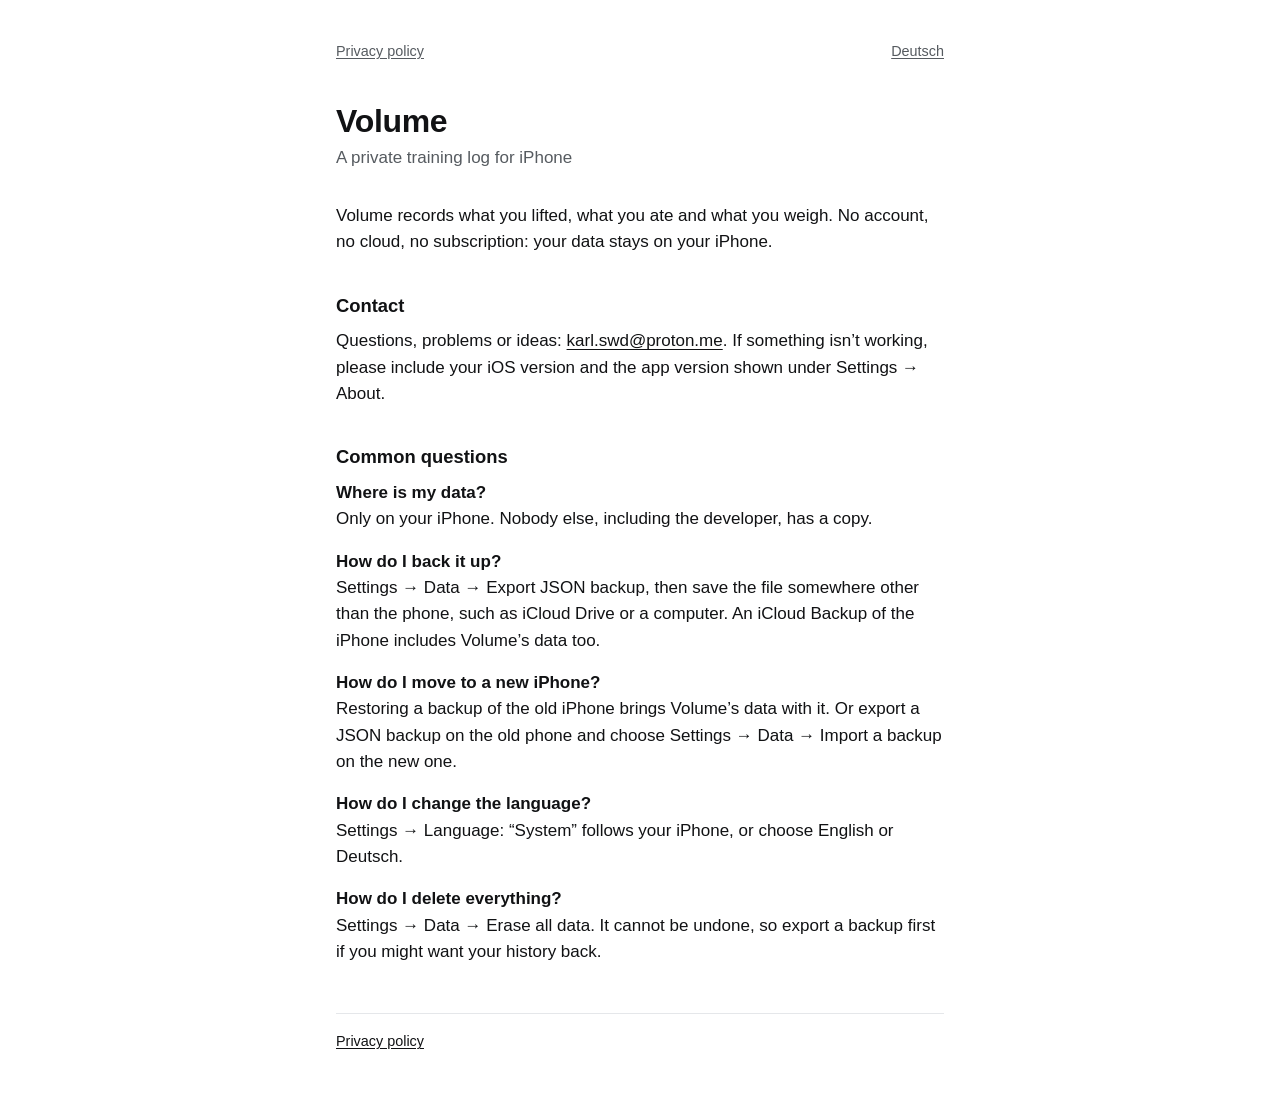
<file: index.html>
<!doctype html>
<html lang="en">
<head>
  <meta charset="utf-8">
  <meta name="viewport" content="width=device-width, initial-scale=1">
  <title>Volume – Support</title>
  <meta name="description" content="Volume is a private training log for iPhone. Support and contact.">
  <link rel="stylesheet" href="style.css">
  <link rel="alternate" hreflang="de" href="de/">
</head>
<body>
<main>
  <nav><a href="privacy/">Privacy policy</a><a href="de/" lang="de">Deutsch</a></nav>

  <h1>Volume</h1>
  <p class="meta">A private training log for iPhone</p>

  <p>Volume records what you lifted, what you ate and what you weigh. No account, no cloud, no
  subscription: your data stays on your iPhone.</p>

  <h2>Contact</h2>
  <p>Questions, problems or ideas: <a href="mailto:karl.swd@proton.me">karl.swd@proton.me</a>.
  If something isn’t working, please include your iOS version and the app version shown under
  Settings → About.</p>

  <h2>Common questions</h2>

  <p><strong>Where is my data?</strong><br>
  Only on your iPhone. Nobody else, including the developer, has a copy.</p>

  <p><strong>How do I back it up?</strong><br>
  Settings → Data → Export JSON backup, then save the file somewhere other than the phone, such as
  iCloud Drive or a computer. An iCloud Backup of the iPhone includes Volume’s data too.</p>

  <p><strong>How do I move to a new iPhone?</strong><br>
  Restoring a backup of the old iPhone brings Volume’s data with it. Or export a JSON backup on the old
  phone and choose Settings → Data → Import a backup on the new one.</p>

  <p><strong>How do I change the language?</strong><br>
  Settings → Language: “System” follows your iPhone, or choose English or Deutsch.</p>

  <p><strong>How do I delete everything?</strong><br>
  Settings → Data → Erase all data. It cannot be undone, so export a backup first if you might want
  your history back.</p>

  <footer><a href="privacy/">Privacy policy</a></footer>
</main>
</body>
</html>
</file>
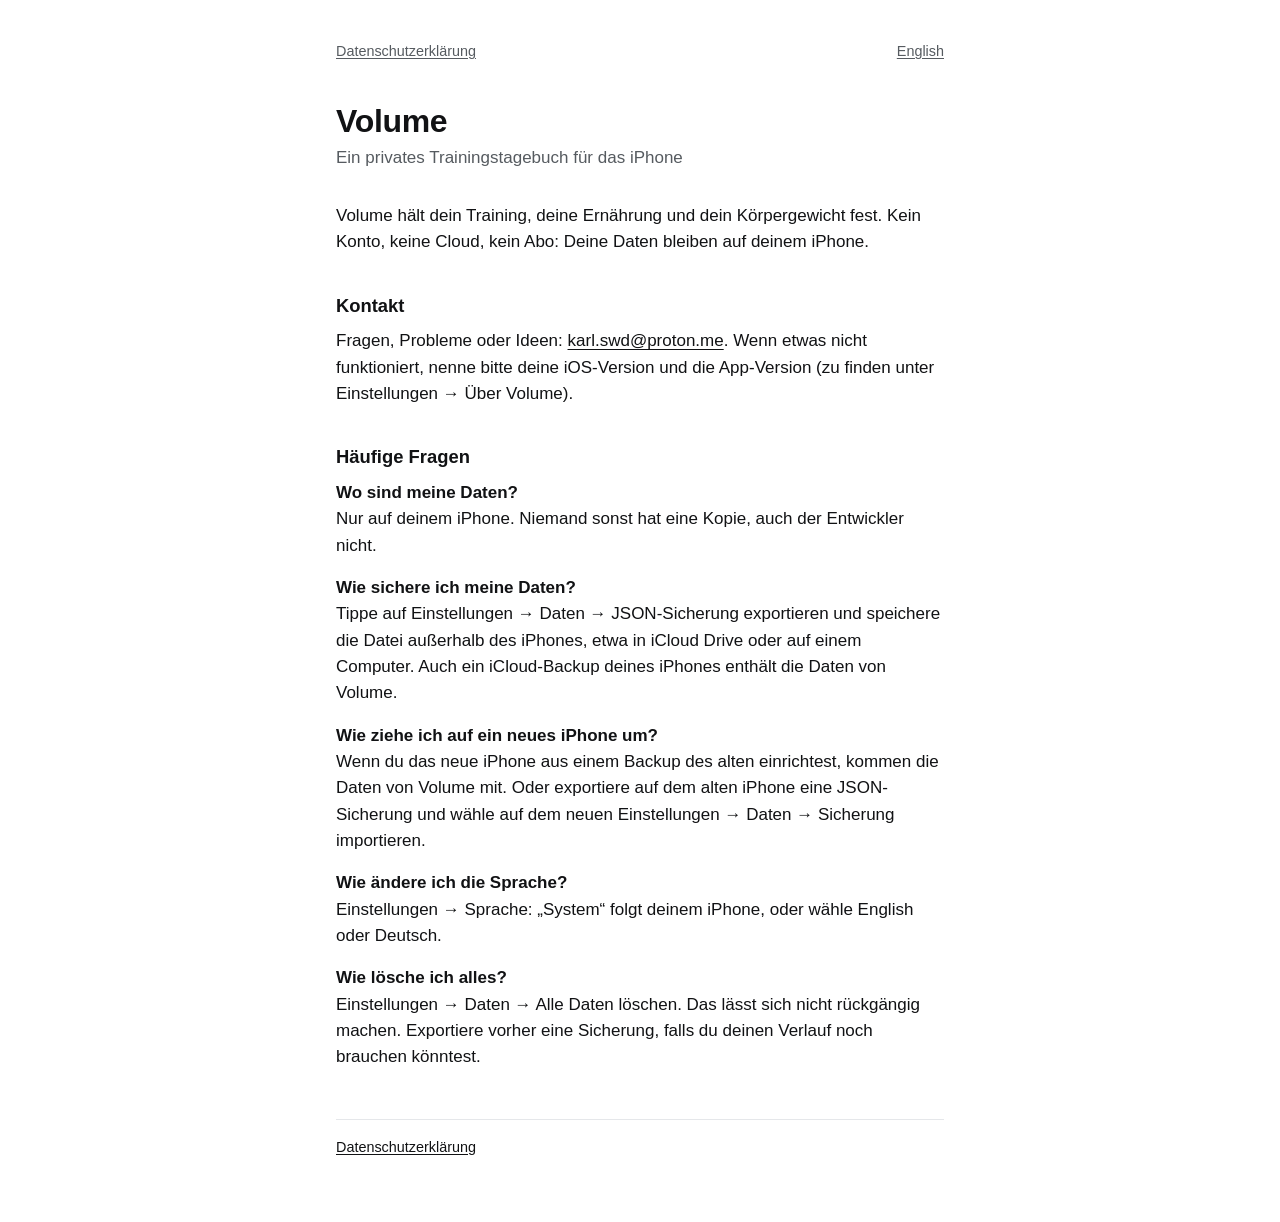
<file: de/index.html>
<!doctype html>
<html lang="de">
<head>
  <meta charset="utf-8">
  <meta name="viewport" content="width=device-width, initial-scale=1">
  <title>Volume – Support</title>
  <meta name="description" content="Volume ist ein privates Trainingstagebuch für das iPhone. Support und Kontakt.">
  <link rel="stylesheet" href="../style.css">
  <link rel="alternate" hreflang="en" href="../">
</head>
<body>
<main>
  <nav><a href="datenschutz/">Datenschutzerklärung</a><a href="../" lang="en">English</a></nav>

  <h1>Volume</h1>
  <p class="meta">Ein privates Trainingstagebuch für das iPhone</p>

  <p>Volume hält dein Training, deine Ernährung und dein Körpergewicht fest. Kein Konto, keine Cloud,
  kein Abo: Deine Daten bleiben auf deinem iPhone.</p>

  <h2>Kontakt</h2>
  <p>Fragen, Probleme oder Ideen: <a href="mailto:karl.swd@proton.me">karl.swd@proton.me</a>.
  Wenn etwas nicht funktioniert, nenne bitte deine iOS-Version und die App-Version (zu finden
  unter Einstellungen → Über Volume).</p>

  <h2>Häufige Fragen</h2>

  <p><strong>Wo sind meine Daten?</strong><br>
  Nur auf deinem iPhone. Niemand sonst hat eine Kopie, auch der Entwickler nicht.</p>

  <p><strong>Wie sichere ich meine Daten?</strong><br>
  Tippe auf Einstellungen → Daten → JSON-Sicherung exportieren und speichere die Datei außerhalb des
  iPhones, etwa in iCloud Drive oder auf einem Computer. Auch ein iCloud-Backup deines iPhones enthält
  die Daten von Volume.</p>

  <p><strong>Wie ziehe ich auf ein neues iPhone um?</strong><br>
  Wenn du das neue iPhone aus einem Backup des alten einrichtest, kommen die Daten von Volume mit.
  Oder exportiere auf dem alten iPhone eine JSON-Sicherung und wähle auf dem neuen Einstellungen →
  Daten → Sicherung importieren.</p>

  <p><strong>Wie ändere ich die Sprache?</strong><br>
  Einstellungen → Sprache: „System“ folgt deinem iPhone, oder wähle English oder Deutsch.</p>

  <p><strong>Wie lösche ich alles?</strong><br>
  Einstellungen → Daten → Alle Daten löschen. Das lässt sich nicht rückgängig machen. Exportiere vorher
  eine Sicherung, falls du deinen Verlauf noch brauchen könntest.</p>

  <footer><a href="datenschutz/">Datenschutzerklärung</a></footer>
</main>
</body>
</html>
</file>
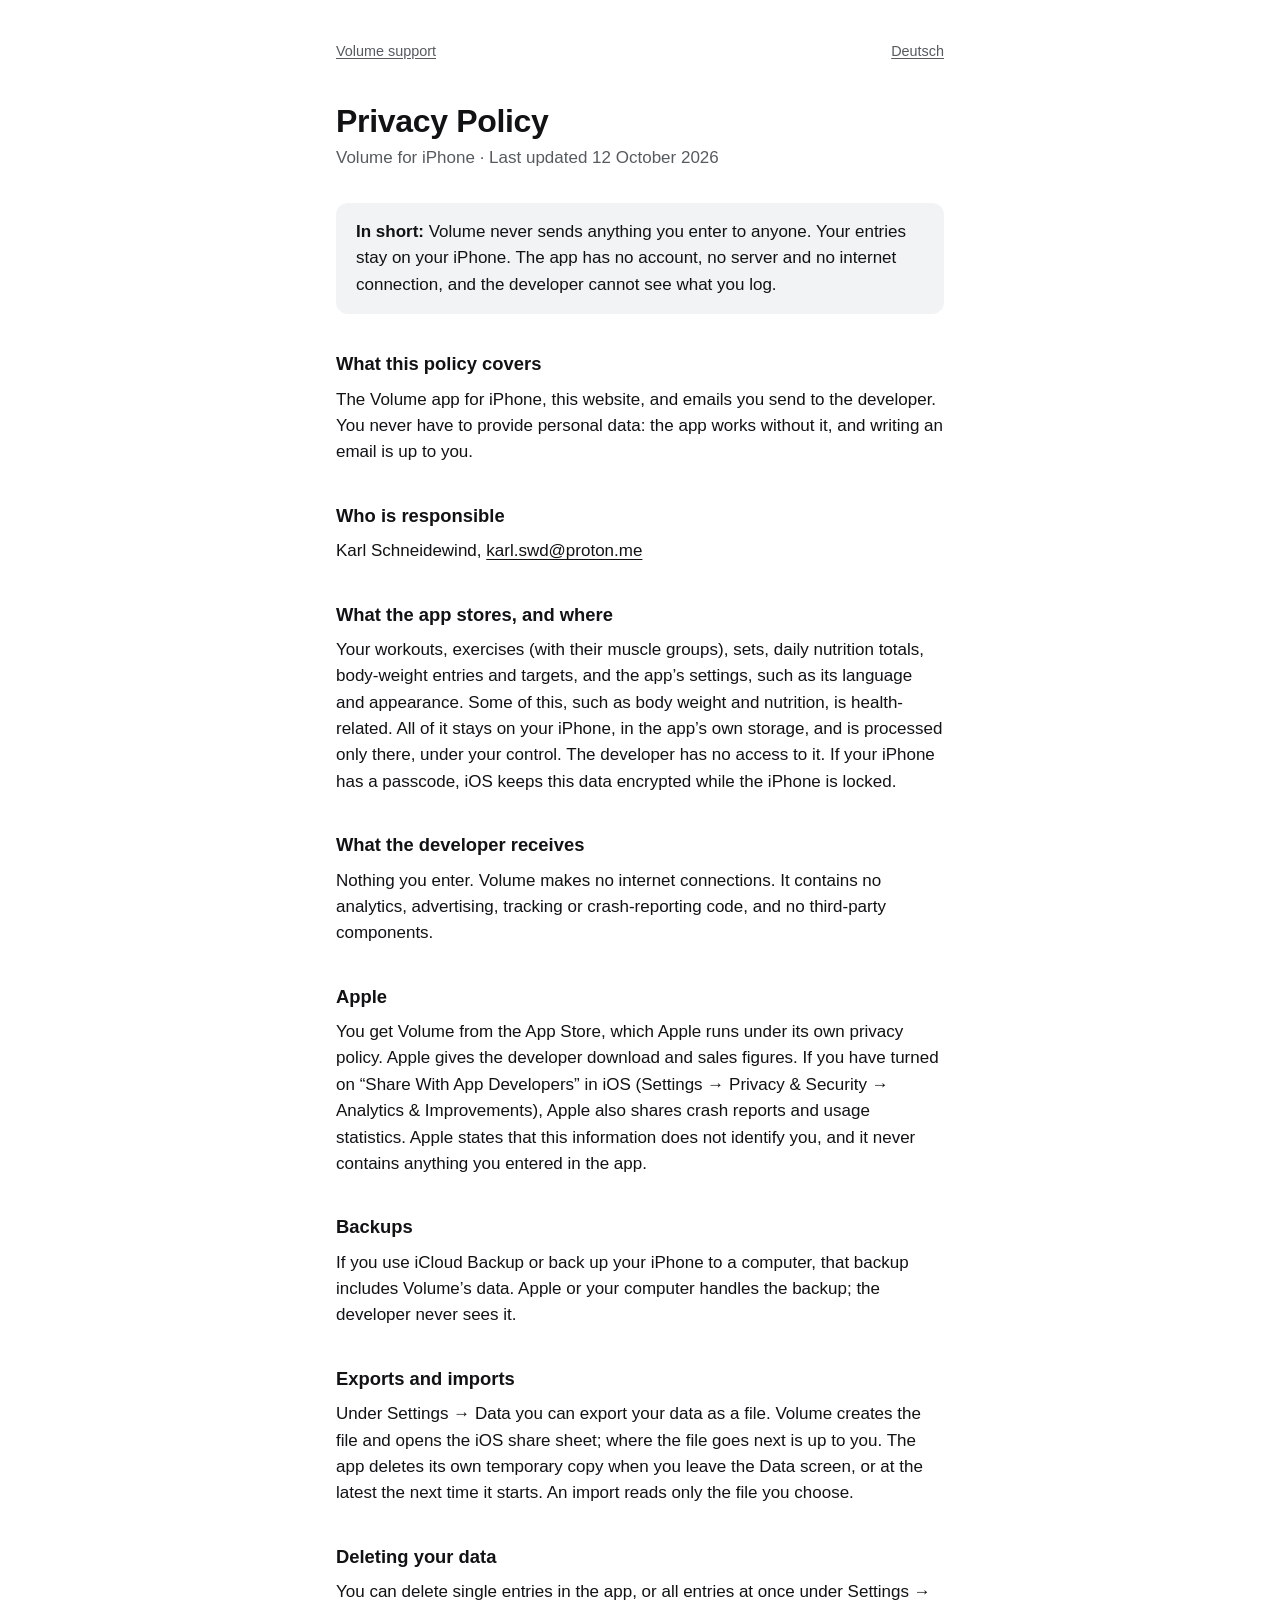
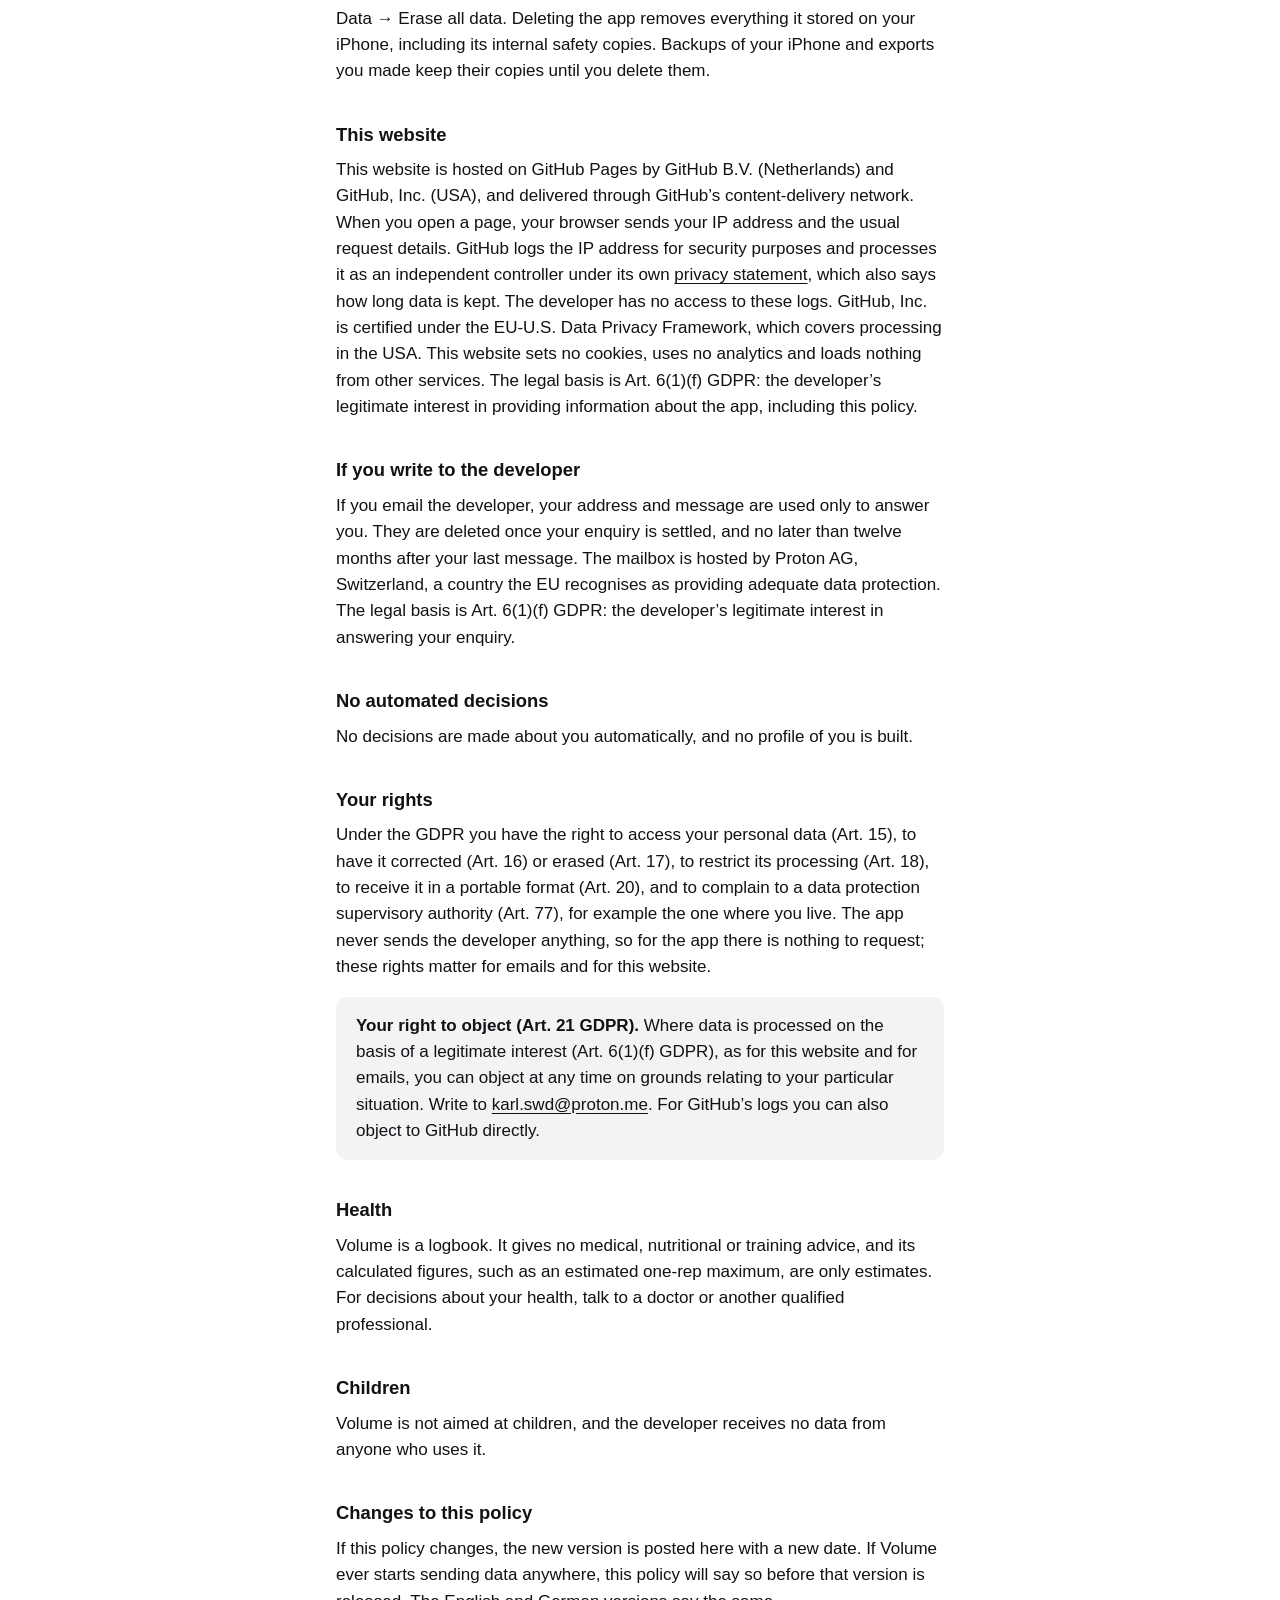
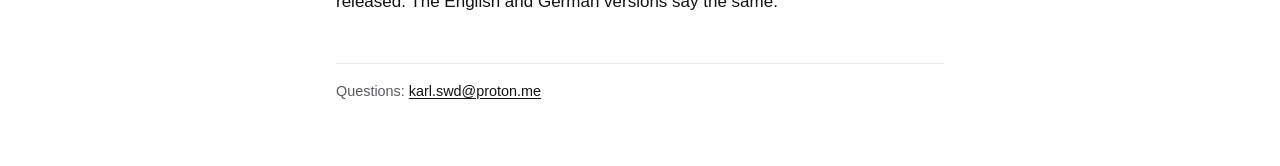
<file: privacy/index.html>
<!doctype html>
<html lang="en">
<head>
  <meta charset="utf-8">
  <meta name="viewport" content="width=device-width, initial-scale=1">
  <title>Privacy Policy – Volume</title>
  <link rel="stylesheet" href="../style.css">
  <link rel="alternate" hreflang="de" href="../de/datenschutz/">
</head>
<body>
<main>
  <nav><a href="../">Volume support</a><a href="../de/datenschutz/" lang="de">Deutsch</a></nav>

  <h1>Privacy Policy</h1>
  <p class="meta">Volume for iPhone · Last updated 12 October 2026</p>

  <div class="summary">
    <p><strong>In short:</strong> Volume never sends anything you enter to anyone. Your entries stay on
    your iPhone. The app has no account, no server and no internet connection, and the developer
    cannot see what you log.</p>
  </div>

  <h2>What this policy covers</h2>
  <p>The Volume app for iPhone, this website, and emails you send to the developer. You never have
  to provide personal data: the app works without it, and writing an email is up to you.</p>

  <h2>Who is responsible</h2>
  <p>Karl Schneidewind, <a href="mailto:karl.swd@proton.me">karl.swd@proton.me</a></p>

  <h2>What the app stores, and where</h2>
  <p>Your workouts, exercises (with their muscle groups), sets, daily nutrition totals, body-weight
  entries and targets, and the app’s settings, such as its language and appearance. Some of this, such
  as body weight and nutrition, is health-related. All of it stays on your iPhone, in the app’s own
  storage, and is processed only there, under your control. The developer has no access to it. If
  your iPhone has a passcode, iOS keeps this data encrypted while the iPhone is locked.</p>

  <h2>What the developer receives</h2>
  <p>Nothing you enter. Volume makes no internet connections. It contains no analytics, advertising,
  tracking or crash-reporting code, and no third-party components.</p>

  <h2>Apple</h2>
  <p>You get Volume from the App Store, which Apple runs under its own privacy policy. Apple gives
  the developer download and sales figures. If you have turned on “Share With App Developers” in iOS
  (Settings → Privacy &amp; Security → Analytics &amp; Improvements), Apple also shares crash reports
  and usage statistics. Apple states that this information does not identify you, and it never
  contains anything you entered in the app.</p>

  <h2>Backups</h2>
  <p>If you use iCloud Backup or back up your iPhone to a computer, that backup includes Volume’s
  data. Apple or your computer handles the backup; the developer never sees it.</p>

  <h2>Exports and imports</h2>
  <p>Under Settings → Data you can export your data as a file. Volume creates the file and opens the
  iOS share sheet; where the file goes next is up to you. The app deletes its own temporary copy when
  you leave the Data screen, or at the latest the next time it starts. An import reads only the file
  you choose.</p>

  <h2>Deleting your data</h2>
  <p>You can delete single entries in the app, or all entries at once under Settings → Data → Erase
  all data. Deleting the app removes everything it stored on your iPhone, including its internal
  safety copies. Backups of your iPhone and exports you made keep their copies until you delete
  them.</p>

  <h2>This website</h2>
  <p>This website is hosted on GitHub Pages by GitHub B.V. (Netherlands) and GitHub, Inc. (USA), and
  delivered through GitHub’s content-delivery network. When you open a page, your browser sends your
  IP address and the usual request details. GitHub logs the IP address for security purposes and
  processes it as an independent controller under its own
  <a href="https://docs.github.com/en/site-policy/privacy-policies/github-general-privacy-statement">privacy
  statement</a>, which also says how long data is kept. The developer has no access to these logs.
  GitHub, Inc. is certified under the EU-U.S. Data Privacy Framework, which covers processing in the
  USA. This website sets no cookies, uses no analytics and loads nothing from other services. The
  legal basis is Art. 6(1)(f) GDPR: the developer’s legitimate interest in providing information about
  the app, including this policy.</p>

  <h2>If you write to the developer</h2>
  <p>If you email the developer, your address and message are used only to answer you. They are
  deleted once your enquiry is settled, and no later than twelve months after your last message. The
  mailbox is hosted by Proton AG, Switzerland, a country the EU recognises as providing adequate data
  protection. The legal basis is Art. 6(1)(f) GDPR: the developer’s legitimate interest in answering
  your enquiry.</p>

  <h2>No automated decisions</h2>
  <p>No decisions are made about you automatically, and no profile of you is built.</p>

  <h2>Your rights</h2>
  <p>Under the GDPR you have the right to access your personal data (Art. 15), to have it corrected
  (Art. 16) or erased (Art. 17), to restrict its processing (Art. 18), to receive it in a portable
  format (Art. 20), and to complain to a data protection supervisory authority (Art. 77), for example
  the one where you live. The app never sends the developer anything, so for the app there is nothing
  to request; these rights matter for emails and for this website.</p>

  <div class="summary">
    <p><strong>Your right to object (Art. 21 GDPR).</strong> Where data is processed on the basis of
    a legitimate interest (Art. 6(1)(f) GDPR), as for this website and for emails, you can object at
    any time on grounds relating to your particular situation. Write to
    <a href="mailto:karl.swd@proton.me">karl.swd@proton.me</a>. For GitHub’s logs you can also object
    to GitHub directly.</p>
  </div>

  <h2>Health</h2>
  <p>Volume is a logbook. It gives no medical, nutritional or training advice, and its calculated
  figures, such as an estimated one-rep maximum, are only estimates. For decisions about your health,
  talk to a doctor or another qualified professional.</p>

  <h2>Children</h2>
  <p>Volume is not aimed at children, and the developer receives no data from anyone who uses it.</p>

  <h2>Changes to this policy</h2>
  <p>If this policy changes, the new version is posted here with a new date. If Volume ever starts
  sending data anywhere, this policy will say so before that version is released. The English and
  German versions say the same.</p>

  <footer>Questions: <a href="mailto:karl.swd@proton.me">karl.swd@proton.me</a></footer>
</main>
</body>
</html>
</file>
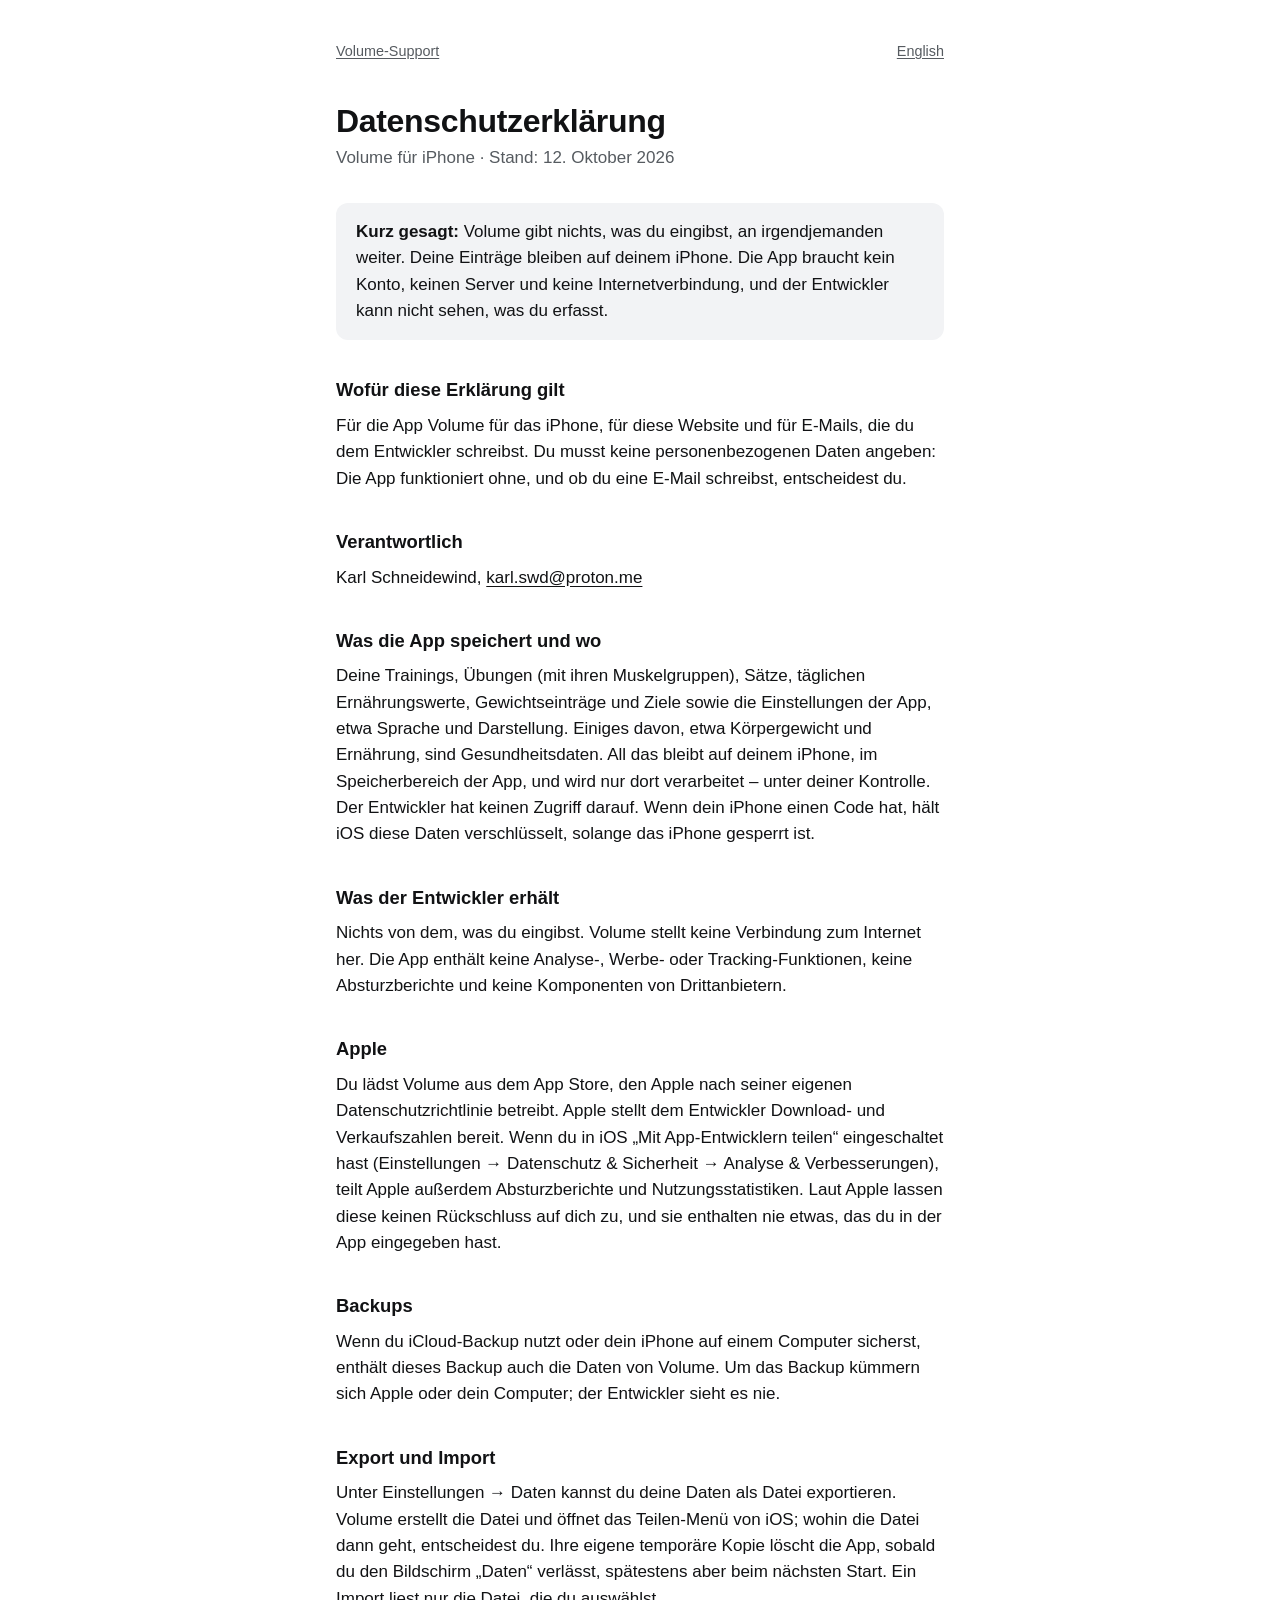
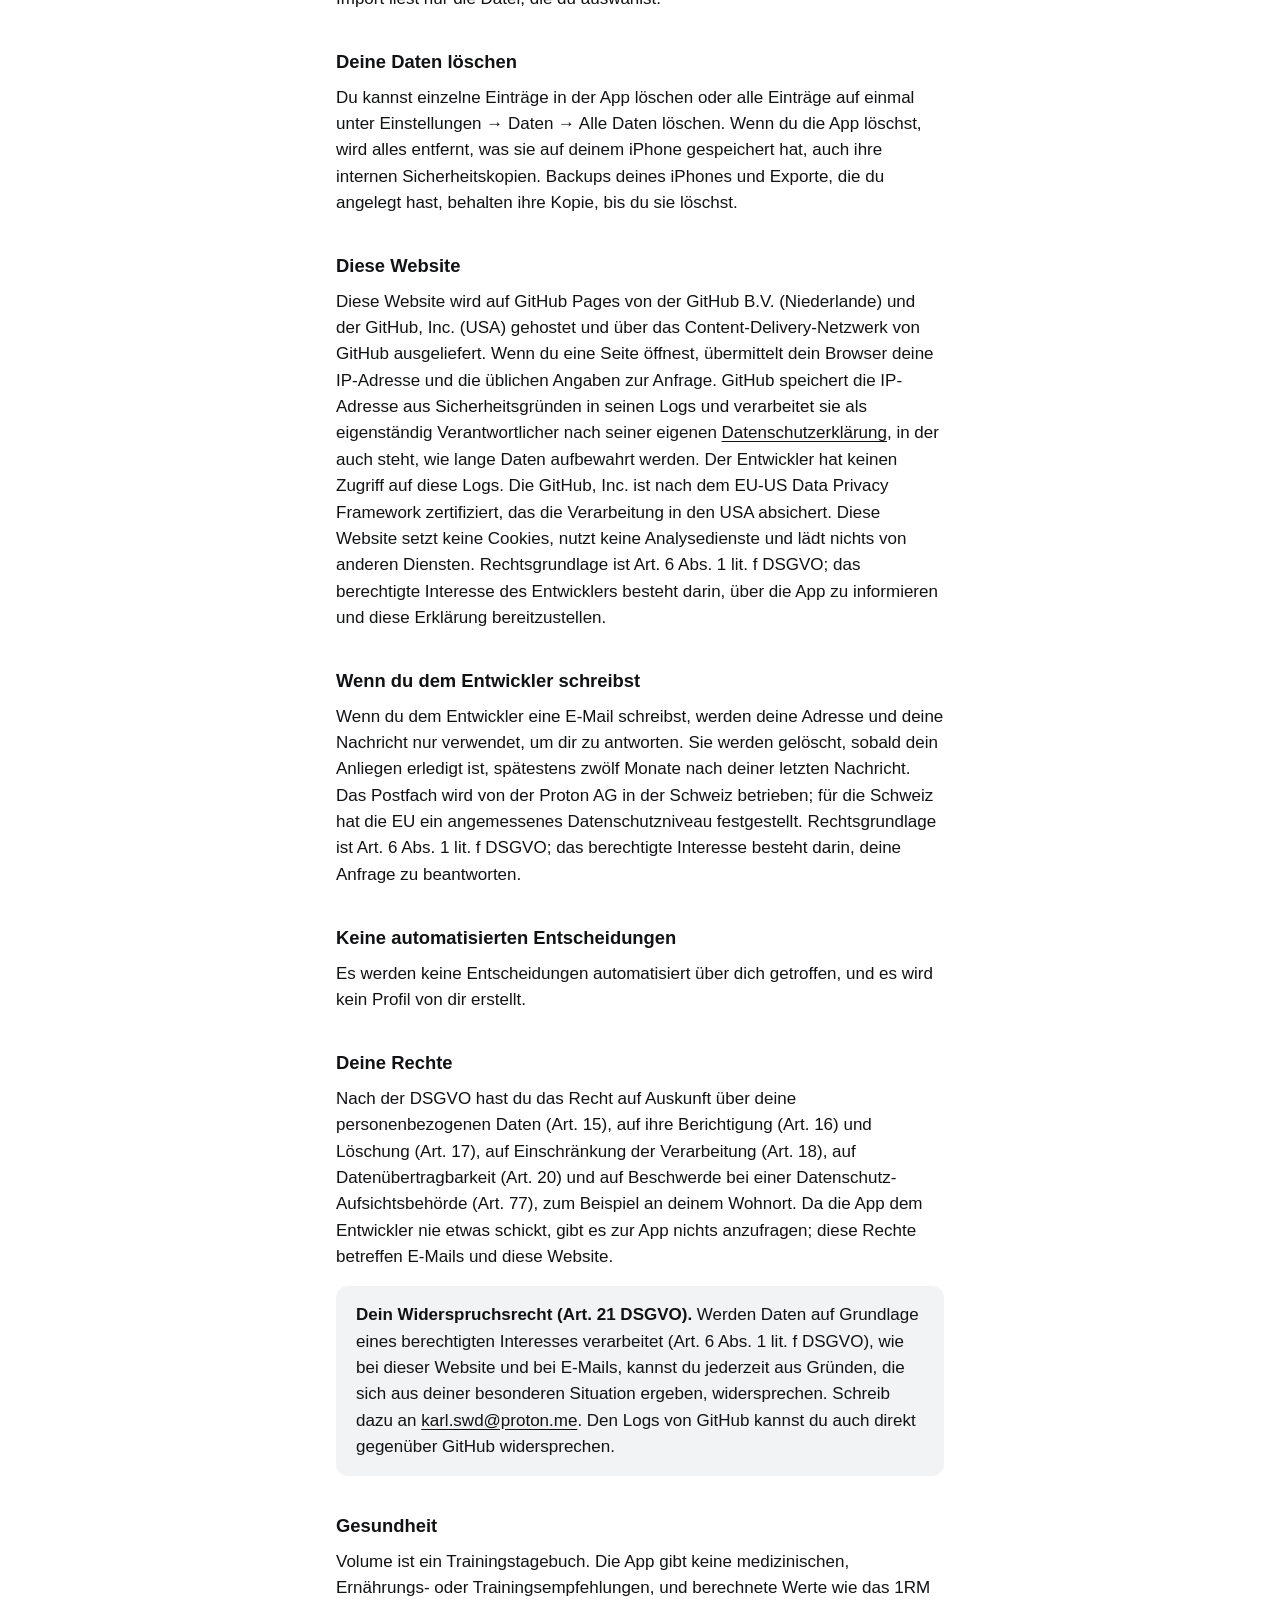
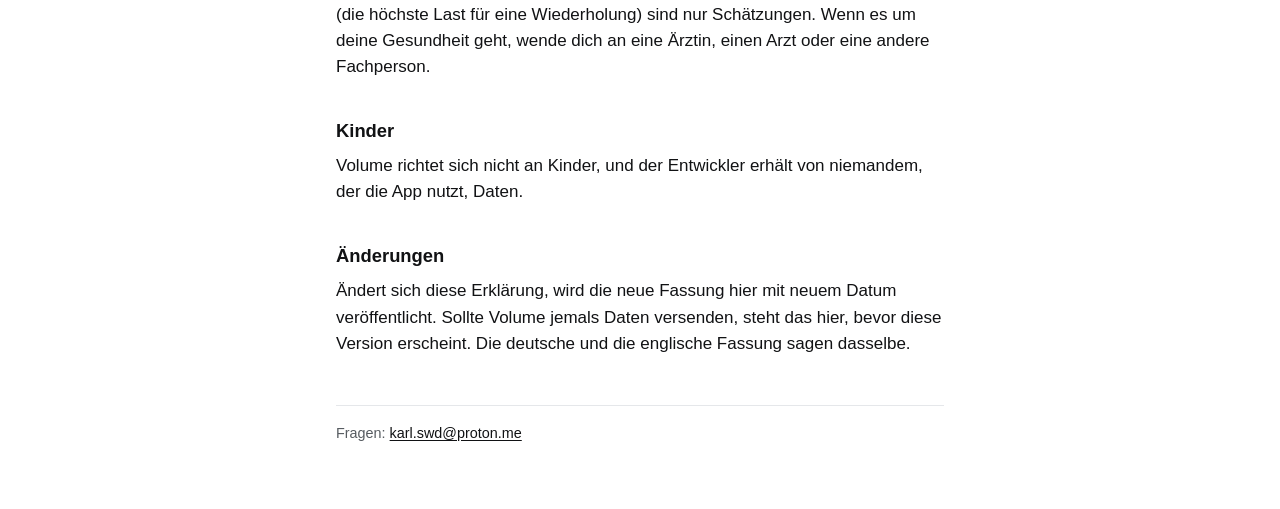
<file: de/datenschutz/index.html>
<!doctype html>
<html lang="de">
<head>
  <meta charset="utf-8">
  <meta name="viewport" content="width=device-width, initial-scale=1">
  <title>Datenschutzerklärung – Volume</title>
  <link rel="stylesheet" href="../../style.css">
  <link rel="alternate" hreflang="en" href="../../privacy/">
</head>
<body>
<main>
  <nav><a href="../">Volume-Support</a><a href="../../privacy/" lang="en">English</a></nav>

  <h1>Datenschutzerklärung</h1>
  <p class="meta">Volume für iPhone · Stand: 12. Oktober 2026</p>

  <div class="summary">
    <p><strong>Kurz gesagt:</strong> Volume gibt nichts, was du eingibst, an irgendjemanden weiter.
    Deine Einträge bleiben auf deinem iPhone. Die App braucht kein Konto, keinen Server und keine
    Internetverbindung, und der Entwickler kann nicht sehen, was du erfasst.</p>
  </div>

  <h2>Wofür diese Erklärung gilt</h2>
  <p>Für die App Volume für das iPhone, für diese Website und für E-Mails, die du dem Entwickler
  schreibst. Du musst keine personenbezogenen Daten angeben: Die App funktioniert ohne, und ob du eine
  E-Mail schreibst, entscheidest du.</p>

  <h2>Verantwortlich</h2>
  <p>Karl Schneidewind, <a href="mailto:karl.swd@proton.me">karl.swd@proton.me</a></p>

  <h2>Was die App speichert und wo</h2>
  <p>Deine Trainings, Übungen (mit ihren Muskelgruppen), Sätze, täglichen Ernährungswerte,
  Gewichtseinträge und Ziele sowie die Einstellungen der App, etwa Sprache und Darstellung. Einiges
  davon, etwa Körpergewicht und Ernährung, sind Gesundheitsdaten. All das bleibt auf deinem iPhone, im
  Speicherbereich der App, und wird nur dort verarbeitet – unter deiner Kontrolle. Der Entwickler hat
  keinen Zugriff darauf. Wenn dein iPhone einen Code hat, hält iOS diese Daten verschlüsselt, solange
  das iPhone gesperrt ist.</p>

  <h2>Was der Entwickler erhält</h2>
  <p>Nichts von dem, was du eingibst. Volume stellt keine Verbindung zum Internet her. Die App enthält
  keine Analyse-, Werbe- oder Tracking-Funktionen, keine Absturzberichte und keine Komponenten von
  Drittanbietern.</p>

  <h2>Apple</h2>
  <p>Du lädst Volume aus dem App Store, den Apple nach seiner eigenen Datenschutzrichtlinie betreibt.
  Apple stellt dem Entwickler Download- und Verkaufszahlen bereit. Wenn du in iOS „Mit
  App-Entwicklern teilen“ eingeschaltet hast (Einstellungen → Datenschutz &amp; Sicherheit → Analyse
  &amp; Verbesserungen), teilt Apple außerdem Absturzberichte und Nutzungsstatistiken. Laut Apple
  lassen diese keinen Rückschluss auf dich zu, und sie enthalten nie etwas, das du in der App
  eingegeben hast.</p>

  <h2>Backups</h2>
  <p>Wenn du iCloud-Backup nutzt oder dein iPhone auf einem Computer sicherst, enthält dieses Backup
  auch die Daten von Volume. Um das Backup kümmern sich Apple oder dein Computer; der Entwickler sieht
  es nie.</p>

  <h2>Export und Import</h2>
  <p>Unter Einstellungen → Daten kannst du deine Daten als Datei exportieren. Volume erstellt die Datei
  und öffnet das Teilen-Menü von iOS; wohin die Datei dann geht, entscheidest du. Ihre eigene
  temporäre Kopie löscht die App, sobald du den Bildschirm „Daten“ verlässt, spätestens aber beim
  nächsten Start. Ein Import liest nur die Datei, die du auswählst.</p>

  <h2>Deine Daten löschen</h2>
  <p>Du kannst einzelne Einträge in der App löschen oder alle Einträge auf einmal unter Einstellungen →
  Daten → Alle Daten löschen. Wenn du die App löschst, wird alles entfernt, was sie auf deinem iPhone
  gespeichert hat, auch ihre internen Sicherheitskopien. Backups deines iPhones und Exporte, die du
  angelegt hast, behalten ihre Kopie, bis du sie löschst.</p>

  <h2>Diese Website</h2>
  <p>Diese Website wird auf GitHub Pages von der GitHub B.V. (Niederlande) und der GitHub, Inc. (USA)
  gehostet und über das Content-Delivery-Netzwerk von GitHub ausgeliefert. Wenn du eine Seite öffnest,
  übermittelt dein Browser deine IP-Adresse und die üblichen Angaben zur Anfrage. GitHub speichert die
  IP-Adresse aus Sicherheitsgründen in seinen Logs und verarbeitet sie als eigenständig Verantwortlicher
  nach seiner eigenen
  <a href="https://docs.github.com/de/site-policy/privacy-policies/github-general-privacy-statement">Datenschutzerklärung</a>,
  in der auch steht, wie lange Daten aufbewahrt werden. Der Entwickler hat keinen Zugriff auf diese
  Logs. Die GitHub, Inc. ist nach dem EU-US Data Privacy Framework zertifiziert, das die Verarbeitung in
  den USA absichert. Diese Website setzt keine Cookies, nutzt keine Analysedienste und lädt nichts von
  anderen Diensten. Rechtsgrundlage ist Art. 6 Abs. 1 lit. f DSGVO; das berechtigte Interesse des
  Entwicklers besteht darin, über die App zu informieren und diese Erklärung bereitzustellen.</p>

  <h2>Wenn du dem Entwickler schreibst</h2>
  <p>Wenn du dem Entwickler eine E-Mail schreibst, werden deine Adresse und deine Nachricht nur
  verwendet, um dir zu antworten. Sie werden gelöscht, sobald dein Anliegen erledigt ist, spätestens
  zwölf Monate nach deiner letzten Nachricht. Das Postfach wird von der Proton AG in der Schweiz
  betrieben; für die Schweiz hat die EU ein angemessenes Datenschutzniveau festgestellt.
  Rechtsgrundlage ist Art. 6 Abs. 1 lit. f DSGVO; das berechtigte Interesse besteht darin, deine Anfrage
  zu beantworten.</p>

  <h2>Keine automatisierten Entscheidungen</h2>
  <p>Es werden keine Entscheidungen automatisiert über dich getroffen, und es wird kein Profil von dir
  erstellt.</p>

  <h2>Deine Rechte</h2>
  <p>Nach der DSGVO hast du das Recht auf Auskunft über deine personenbezogenen Daten (Art. 15), auf
  ihre Berichtigung (Art. 16) und Löschung (Art. 17), auf Einschränkung der Verarbeitung (Art. 18), auf
  Datenübertragbarkeit (Art. 20) und auf Beschwerde bei einer Datenschutz-Aufsichtsbehörde (Art. 77),
  zum Beispiel an deinem Wohnort. Da die App dem Entwickler nie etwas schickt, gibt es zur App nichts
  anzufragen; diese Rechte betreffen E-Mails und diese Website.</p>

  <div class="summary">
    <p><strong>Dein Widerspruchsrecht (Art. 21 DSGVO).</strong> Werden Daten auf Grundlage eines
    berechtigten Interesses verarbeitet (Art. 6 Abs. 1 lit. f DSGVO), wie bei dieser Website und bei
    E-Mails, kannst du jederzeit aus Gründen, die sich aus deiner besonderen Situation ergeben,
    widersprechen. Schreib dazu an <a href="mailto:karl.swd@proton.me">karl.swd@proton.me</a>. Den
    Logs von GitHub kannst du auch direkt gegenüber GitHub widersprechen.</p>
  </div>

  <h2>Gesundheit</h2>
  <p>Volume ist ein Trainingstagebuch. Die App gibt keine medizinischen, Ernährungs- oder
  Trainingsempfehlungen, und berechnete Werte wie das 1RM (die höchste Last für eine Wiederholung)
  sind nur Schätzungen. Wenn es um deine Gesundheit geht, wende dich an eine Ärztin, einen Arzt oder
  eine andere Fachperson.</p>

  <h2>Kinder</h2>
  <p>Volume richtet sich nicht an Kinder, und der Entwickler erhält von niemandem, der die App nutzt,
  Daten.</p>

  <h2>Änderungen</h2>
  <p>Ändert sich diese Erklärung, wird die neue Fassung hier mit neuem Datum veröffentlicht. Sollte
  Volume jemals Daten versenden, steht das hier, bevor diese Version erscheint. Die deutsche und die
  englische Fassung sagen dasselbe.</p>

  <footer>Fragen: <a href="mailto:karl.swd@proton.me">karl.swd@proton.me</a></footer>
</main>
</body>
</html>
</file>
<file: style.css>
/* Volume's public pages: the privacy policy and the support page, in English and German.
   Colours are copies of App/Features/Shared/Theme.swift. Nothing is loaded from anywhere else —
   no fonts, no scripts, no analytics — so a visit sends nothing beyond what GitHub Pages logs. */
:root {
  --surface: #ffffff;
  --surface-raised: #f2f3f5;
  --ink: #111214;
  --ink-secondary: #565b60;
  --hairline: #e5e7ea;
}
@media (prefers-color-scheme: dark) {
  :root {
    --surface: #0e0f11;
    --surface-raised: #1a1c1f;
    --ink: #f4f5f7;
    --ink-secondary: #a3a9af;
    --hairline: #2a2d32;
  }
}
* { box-sizing: border-box; }
html { -webkit-text-size-adjust: 100%; }
body {
  margin: 0;
  background: var(--surface);
  color: var(--ink);
  font: 17px/1.55 -apple-system, BlinkMacSystemFont, "Helvetica Neue", Helvetica, Arial, sans-serif;
}
main { max-width: 40rem; margin: 0 auto; padding: 2.5rem 1rem 4rem; }
nav { display: flex; justify-content: space-between; gap: 1rem; font-size: 0.9rem; margin-bottom: 2.5rem; }
nav a { color: var(--ink-secondary); }
h1 { font-size: 2rem; line-height: 1.2; margin: 0 0 0.25rem; letter-spacing: -0.01em; }
h2 { font-size: 1.15rem; margin: 2.25rem 0 0.5rem; }
p, ul { margin: 0 0 1rem; }
ul { padding-left: 1.25rem; }
li { margin-bottom: 0.4rem; }
a { color: var(--ink); text-underline-offset: 0.15em; }
.meta { color: var(--ink-secondary); margin-bottom: 2rem; }
.summary { background: var(--surface-raised); border-radius: 12px; padding: 1rem 1.25rem; }
.summary p:last-child { margin-bottom: 0; }
footer { margin-top: 3rem; padding-top: 1rem; border-top: 1px solid var(--hairline); color: var(--ink-secondary); font-size: 0.9rem; }
</file>
